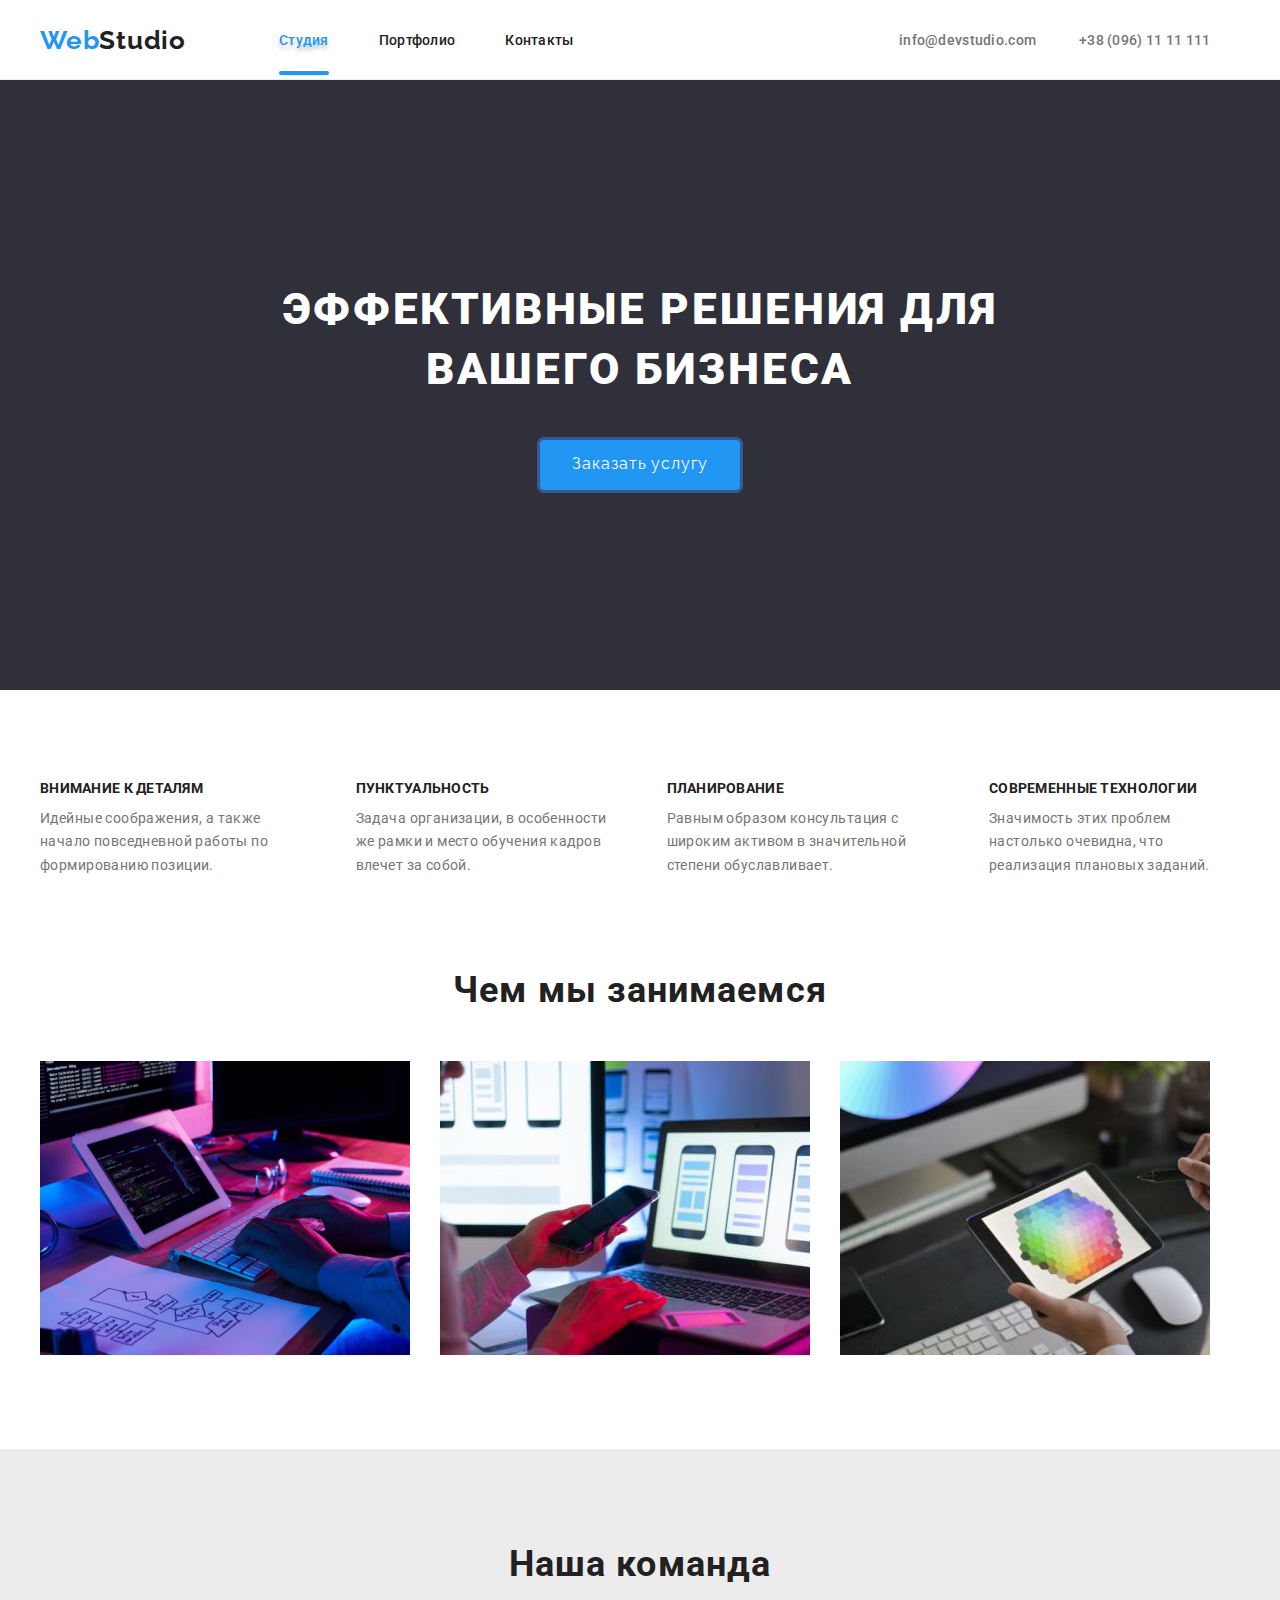
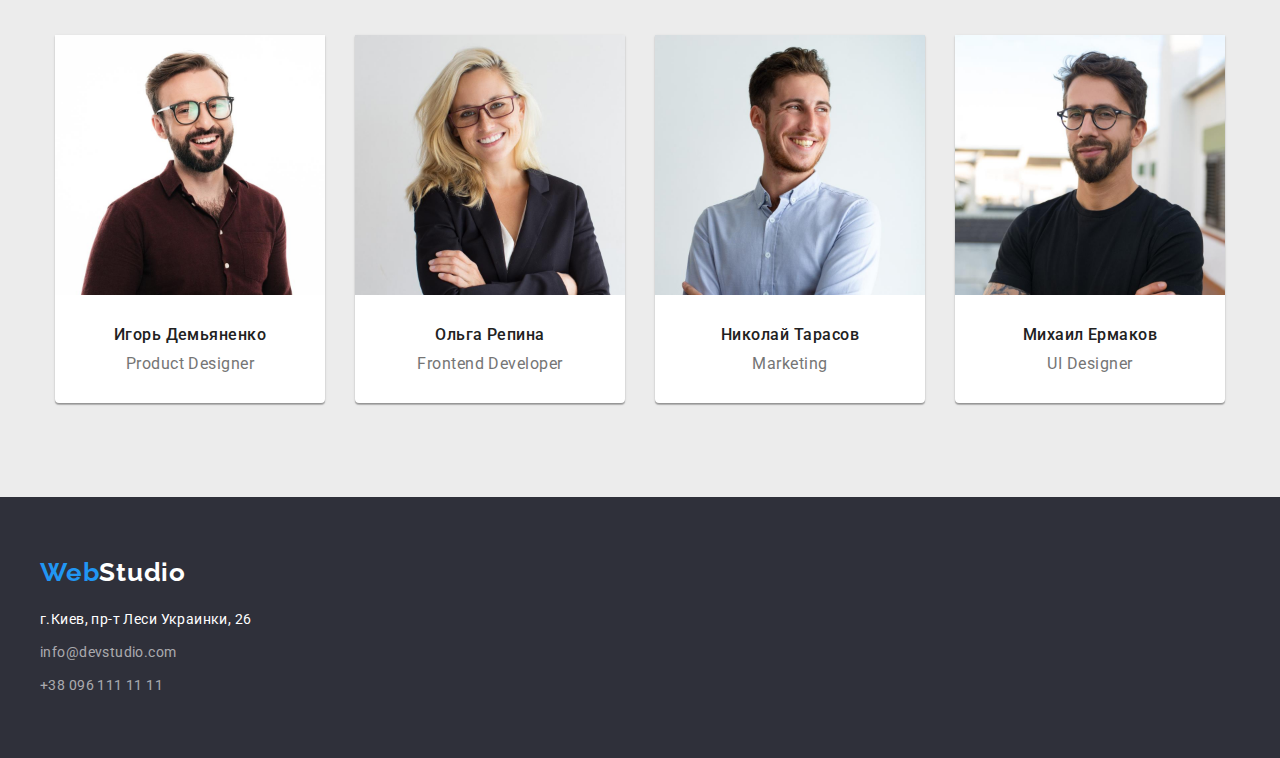
<file: index.html>
<!DOCTYPE html>
<html lang="en">
  <head>
    <meta charset="UTF-8" />
    <meta http-equiv="X-UA-Compatible" content="IE=edge" />
    <meta name="viewport" content="width=device-width, initial-scale=1.0" />
    <link
      rel="stylesheet"
      href="https://cdnjs.cloudflare.com/ajax/libs/modern-normalize/1.0.0/modern-normalize.min.css"
      integrity="sha512-ISS7cAi1PEhQ8jnbJpJZMd29NlhNj4AWYyLOSp2CE/CsHxTCu+r+t0D2yoJudVrd0/8fTVPUVDzY5Tvli75u/g=="
      crossorigin="anonymous"
    />
    <link
      href="https://fonts.googleapis.com/css2?family=Oleo+Script&amp;family=Raleway:ital,wght@0,700;1,400&amp;family=Roboto:ital,wght@0,400;0,500;0,700;0,900;1,400;1,500;1,700;1,900&amp;display=swap"
      rel="stylesheet"
    />
    <title>WebStudio</title>
    <link rel="stylesheet" href="./CSS/styles.css" />
  </head>
  <body>
    <div class="wrapper">
      <!--Шапка сайта-->
      <header class="header-container">
        <div class="header-body container">
          <nav class="navigation">
            <div class="header-logo">
              <a
                lang="en"
                href="#top"
                rel="noopener noreferrer"
                class="logo link"
              >
                <span class="logo-first">Web</span>Studio
              </a>
            </div>
            <div class="navigation-form">
              <ul class="navigation-list list">
                <li class="navigation-item">
                  <a
                    class="navigation-link link current active"
                    href="index.html"
                    >Студия</a
                  >
                </li>
                <li class="navigation-item">
                  <a class="navigation-link link" href="portfolio.html"
                    >Портфолио</a
                  >
                </li>
                <li class="navigation-item">
                  <a class="navigation-link link" href="">Контакты</a>
                </li>
              </ul>
            </div>
          </nav>
          <div class="kontakt-line">
            <a class="link kontakt-link" href="mailto:info@devstudio.com">info@devstudio.com</a>
            <a class="link kontakt-link" href="tel:+380961111111">+38 (096) 11 11 111</a>
          </div>
        </div>
      </header>
      <main>
        <!--Герой-->
        <section class="font-hero-header">
          <div class="hero-container container">
            <h1 class="text-hero-header">Эффективные решения для вашего бизнеса</h1>
            <div class="hero-btn">
              <button class="main-btn" type="button">Заказать услугу</button>
            </div>
          </div>
        </section>

        <!--Основные черты-->
        <section class="features">
          <div class="features-container container">
            <h2 hidden>Основные черты</h2>
            <ul class="features-list list">
              <li class="features-link link">
                <h3 class="features-link-title">Внимание к деталям</h3>
                <p class="features-link-text">
                  Идейные соображения, а также начало повседневной работы по
                  формированию позиции.
                </p>
              </li>
              <li class="features-link link">
                <h3 class="features-link-title">Пунктуальность</h3>
                <p class="features-link-text">
                  Задача организации, в особенности же рамки и место обучения
                  кадров влечет за собой.
                </p>
              </li>
              <li class="features-link link">
                <h3 class="features-link-title">Планирование</h3>
                <p class="features-link-text">
                  Равным образом консультация с широким активом в значительной
                  степени обуславливает.
                </p>
              </li>
              <li class="features-link link">
                <h3 class="features-link-title">Современные технологии</h3>
                <p class="features-link-text">
                  Значимость этих проблем настолько очевидна, что реализация
                  плановых заданий.
                </p>
              </li>
            </ul>
          </div>
        </section>
        <!--Чем мы занимаемся-->
        <section class="doing">
          <div class="doing-container container">
            <h2 class="doing-title">Чем мы занимаемся</h2>
            <ul class="doing-list list">
              <li class="doing-link link">
                <img
                  src="./images/box1.jpg"
                  alt="Человек набирает код"
                  width="370"
                />
              </li>
              <li class="doing-link link">
                <img
                  src="./images/box2.jpg"
                  alt="Дизайнер выбирает макет по для смартфона"
                  width="370"
                />
              </li>
              <li class="doing-link link">
                <img
                  src="./images/box3.jpg"
                  alt="Выбор цвета на планшете"
                  width="370"
                />
              </li>
            </ul>
          </div>
        </section>
        <!--Наша команда-->
        <section class="team">
          <div class="team-container container">
            <h2 class="team-title">Наша команда</h2>
            <ul class="team-list list">
              <li class="team-link link">
                <img class="team-card-foto" src="./images/photo1.jpg" alt="Игорь Демьяненко" width="270"/>
                <h3 class="team-card-name">Игорь Демьяненко</h3>
                <p class="team-card-pro">Product Designer</p>
              </li>
              <li class="team-link link">
                <img class="team-card-foto" src="./images/photo2.jpg" alt="Ольга Репина" width="270" />
                <h3 class="team-card-name">Ольга Репина</h3>
                <p class="team-card-pro">Frontend Developer</p>
              </li>
              <li class="team-link link">
                <img class="team-card-foto" src="./images/photo3.jpg" alt="Николай Тарасов" width="270"/>
                <h3 class="team-card-name">Николай Тарасов</h3>
                <p class="team-card-pro">Marketing</p>
              </li>
              <li class="team-link link">
                <img class="team-card-foto" src="./images/photo4.jpg" alt="Михаил Ермаков" width="270" />
                <h3 class="team-card-name">Михаил Ермаков</h3>
                <p class="team-card-pro">UI Designer</p>
              </li>
            </ul>
          </div>
        </section>
      </main>
      <footer class="footer">
        <div class="footer-container container">
          <div class="footer-contact-body">
            <a lang="en" href="#top" rel="noopener noreferrer" class="logo logo-footer link">
							<span class="logo-first">Web</span>Studio 
            </a>
            <div class="address-list-body">
            <address>
              <ul class="footer-address-list list">
                <li class="footer-address-item">
                 <a 
                      class="footer-address-link map-address link"
                      href="https://goo.gl/maps/Bj5NZJTDuqSYe3zM9"
                      target="_blank"
                      rel="noopener noreferrer"
                      >г.Киев, пр-т Леси Украинки, 26
                  </a>
                </li>
                <li class="footer-address-item"><a class="footer-address-link link" href="e-mail:info@devstudio.com">info@devstudio.com</a></li>
                <li class="footer-address-item"><a class="footer-address-link link" href="tel:+38-096-111-11-11">+38 096 111 11 11</a></li>
              </ul>
            </address>
          </div>
        </div>
      </footer>
    </div>
  </body>
</html>
</file>
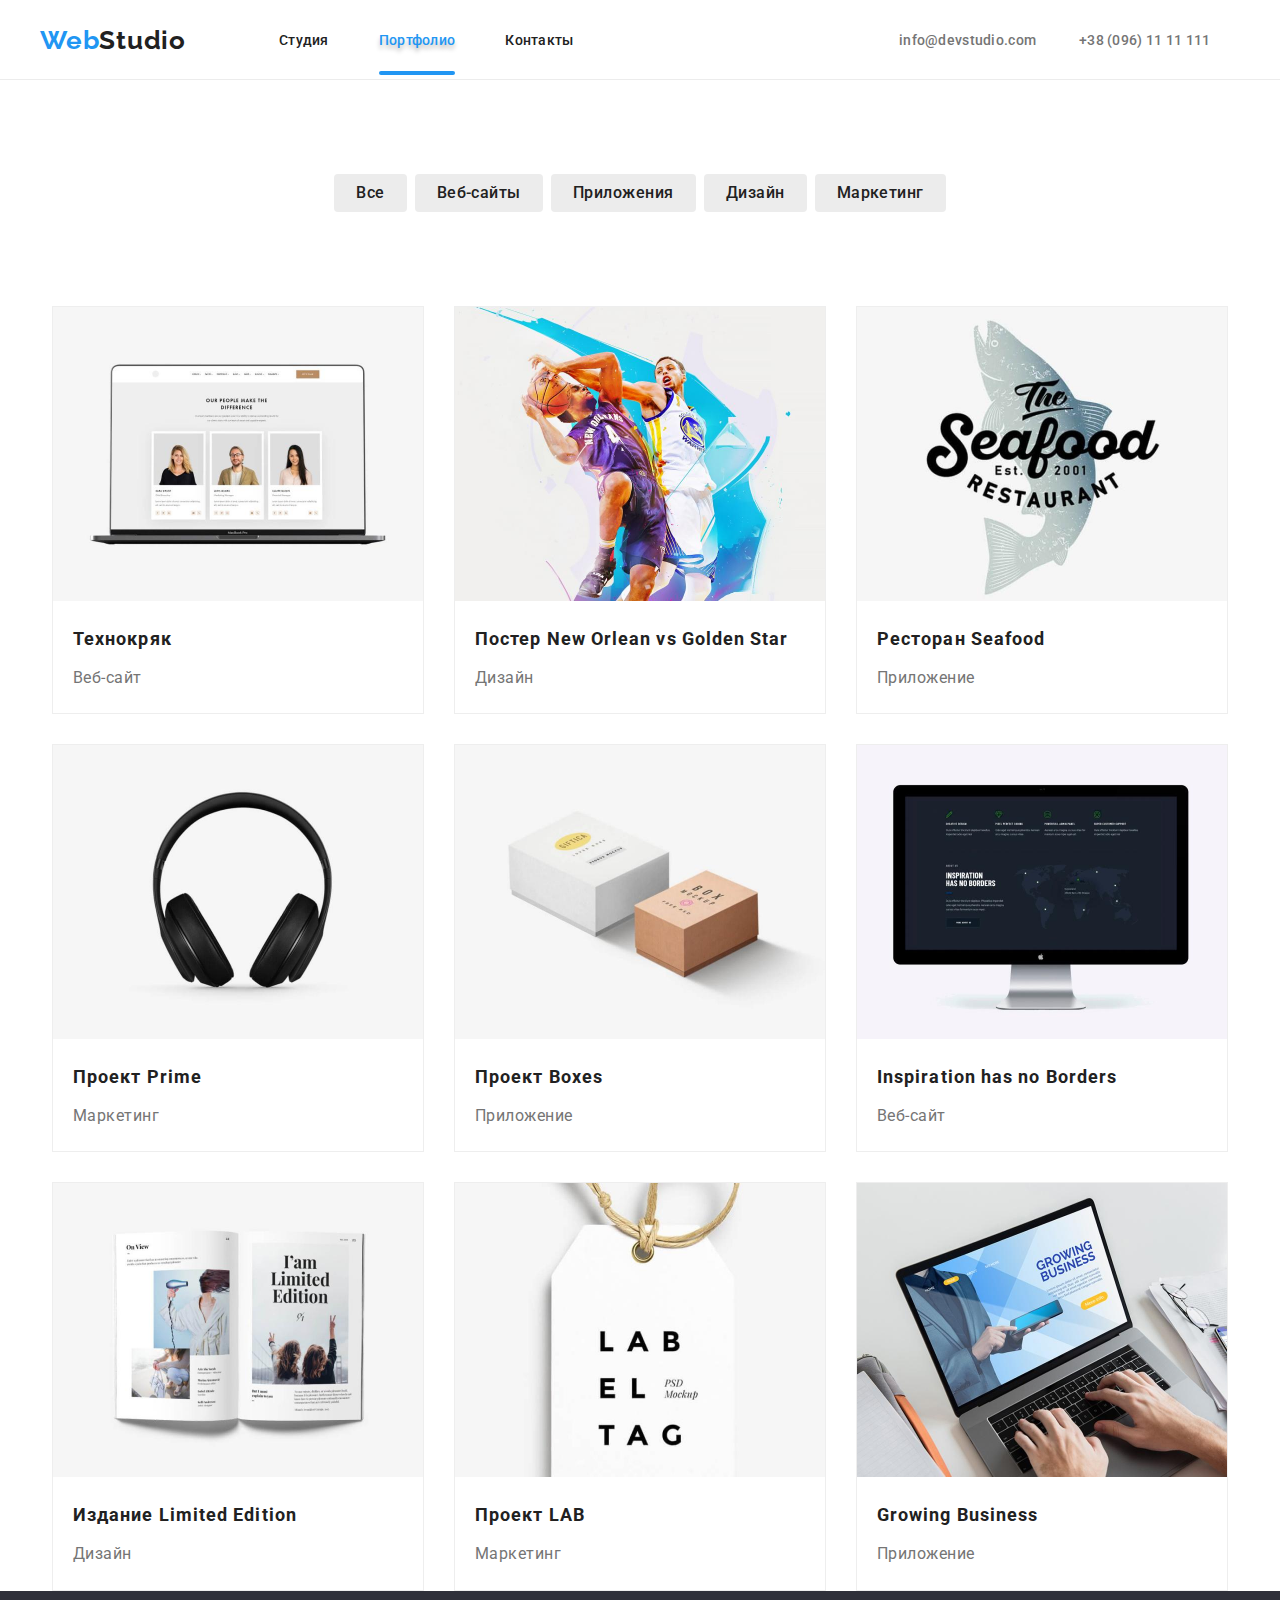
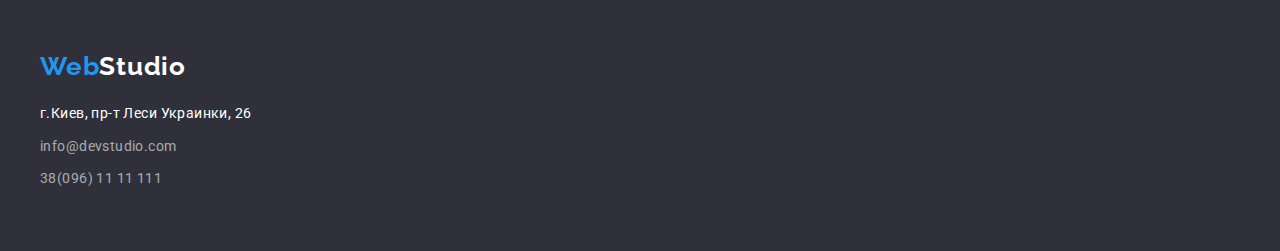
<file: portfolio.html>
<!DOCTYPE html>
<html lang="en">
	<head>
		<meta charset="UTF-8" />
		<meta http-equiv="X-UA-Compatible" content="IE=edge" />
		<meta name="viewport" content="width=device-width, initial-scale=1.0" />
		<link
			rel="stylesheet"
			href="https://cdnjs.cloudflare.com/ajax/libs/modern-normalize/1.0.0/modern-normalize.min.css"
			integrity="sha512-ISS7cAi1PEhQ8jnbJpJZMd29NlhNj4AWYyLOSp2CE/CsHxTCu+r+t0D2yoJudVrd0/8fTVPUVDzY5Tvli75u/g=="
			crossorigin="anonymous"
		/>
		<link
			href="https://fonts.googleapis.com/css2?family=Oleo+Script&family=Raleway:ital,wght@0,700;1,400&family=Roboto:ital,wght@0,400;0,500;0,700;0,900;1,400;1,500;1,700;1,900&display=swap"
			rel="stylesheet"
		/>
		<link rel="stylesheet" href="./CSS/styles.css">
		<title>Portfolio</title>
  </head>
  <body>
    <div class="wrapper"></div>
    <!--Шапка сайта-->
    <header  class="header-container">
        <div class="header-body container">
            <nav class="navigation">
                <div class="header-logo">
                    <a lang="en" href="./index.html" rel="noopener noreferrer" class="logo link">
                        <span class="logo-first">Web</span>Studio
                    </a>
                </div>
                <div class="navigation-form">
                    <ul class="navigation-list list">
                        <li class="navigation-item"><a class="navigation-link link" href="./index.html">Студия</a></li>
                        <li class="navigation-item"><a class="navigation-link link current active" href="./portfolio.html">Портфолио</a></li>
                        <li class="navigation-item"><a class="navigation-link link" href="">Контакты</a></li>
                    </ul>
                </div>
                
            </nav>
            <div class="kontakt-line">
                <a class="link kontakt-link" href="mailto:info@devstudio.com">info@devstudio.com</a>
                <a class="link kontakt-link" href="tel:+380961111111">+38 (096) 11 11 111</a>
            </div>
        </div>
    </header>
    <main class="main-portfolio">
      <!--Фильтр-->
      <section class="portfolio-work-gallary">
        <h1 hidden class="portfolio-hidden">Фильтры поиска</h1>
        <div class="portfolio-container container">
            
                <ul class="portfolio-btn-list list">
                    <li class="portfolio-btn-item"><a href="#" class="portfolio-btn-link link">Все</a></li>
                    <li class="portfolio-btn-item"><a href="#" class="portfolio-btn-link link">Веб-сайты</a></li>
                    <li class="portfolio-btn-item"><a href="#" class="portfolio-btn-link link">Приложения</a></li>
                    <li class="portfolio-btn-item"><a href="#" class="portfolio-btn-link link">Дизайн</a></li>
                    <li class="portfolio-btn-item"><a href="#" class="portfolio-btn-link link">Маркетинг</a></li>
                </ul>
            
        </div>
        
            <ul class="portfolio-cards-list list">
                <li class="portfolio-cards-item body-card-item">
                    <a href="" class="card-link link">
                        <img src="./images/project1.jpg" alt="фото галереи работ" class="card-img" />
                        <div class="body-card-text-box">
                            <h2 class="card-title">Технокряк</h2>
                            <p class="card-subtitle">Веб-сайт</p>
                        </div>
                    </a>
                </li>
                <li class="portfolio-cards-item body-card-item">
                    <a href="" class="card-link link">
                        <img src="./images/project2.jpg" alt="фото галереи работ" class="card-img" />
                        <div class="body-card-text-box">
                            <h2 class="card-title">Постер New Orlean vs Golden Star</h2>
                            <p class="card-subtitle">Дизайн</p>
                        </div>
                    </a>
                </li>
                <li class="portfolio-cards-item body-card-item">
                    <a href="" class="card-link link">
                        <img src="./images/project3.jpg" alt="фото галереи работ" class="card-img" />
                        <div class="body-card-text-box">
                            <h2 class="card-title">Ресторан Seafood</h2>
                            <p class="card-subtitle">Приложение</p>
                        </div>
                    </a>
                </li>
                <li class="portfolio-cards-item body-card-item">
                    <a href="" class="card-link link">
                        <img src="./images/project4.jpg" alt="фото галереи работ" class="card-img" />
                        <div class="body-card-text-box">
                            <h2 class="card-title">Проект Prime</h2>
                            <p class="card-subtitle">Маркетинг</p>
                        </div>
                    </a>
                </li>
                <li class="portfolio-cards-item body-card-item">
                    <a href="" class="card-link link">
                        <img src="./images/project5.jpg" alt="фото галереи работ" class="card-img" />
                        <div class="body-card-text-box">
                            <h2 class="card-title">Проект Boxes</h2>
                            <p class="card-subtitle">Приложение</p>
                        </div>
                    </a>
                </li>
                <li class="portfolio-cards-item body-card-item">
                    <a href="" class="card-link link">
                        <img src="./images/project6.jpg" alt="фото галереи работ" class="card-img" />
                        <div class="body-card-text-box">
                            <h2 class="card-title">Inspiration has no Borders</h2>
                            <p class="card-subtitle">Веб-сайт</p>
                        </div>
                    </a>
                </li>
                <li class="portfolio-cards-item body-card-item">
                    <a href="" class="card-link link">
                        <img src="./images/project7.jpg" alt="фото галереи работ" class="card-img" />
                        <div class="body-card-text-box">
                            <h2 class="card-title">Издание Limited Edition</h2>
                            <p class="card-subtitle">Дизайн</p>
                        </div>
                    </a>
                </li>
                <li class="portfolio-cards-item body-card-item">
                    <a href="" class="card-link link">
                        <img src="./images/project8.jpg" alt="фото галереи работ" class="card-img" />
                        <div class="body-card-text-box">
                            <h2 class="card-title">Проект LAB</h2>
                            <p class="card-subtitle">Маркетинг</p>
                        </div>
                    </a>
                </li>
                <li class="portfolio-cards-item body-card-item">
                    <a href="" class="card-link link">
                        <img src="./images/project9.jpg" alt="фото галереи работ" class="card-img" />
                        <div class="body-card-text-box">
                            <h2 class="card-title">Growing Business</h2>
                            <p class="card-subtitle">Приложение</p>
                        </div>
                    </a>
                </li>
            </ul>
        
    </div>
</section>
    </main>
    <footer class="footer">
        <div class="footer-container container">
            
            <div class="footer-contact-body">
                <a lang="en" href="#top" rel="noopener noreferrer" class="logo logo-footer link">
                    <span class="logo-first">Web</span>Studio
                </a>
                <div class="address-list-body">
                    <address>
                        <ul class="footer-address-list list">
                            <li class="footer-address-item">
                                <a
                                    class="footer-address-link map-address link"
                                    href="https://goo.gl/maps/Bj5NZJTDuqSYe3zM9"
                                    target="_blank"
                                    rel="noopener noreferrer"
                                    >г.Киев, пр-т Леси Украинки, 26
                                </a>
                            </li>
                            <li class="footer-address-item">
                                <a class="footer-address-link link" href="mailtoinfo@devstudio.com">info@devstudio.com</a>
                            </li>
                            <li class="footer-address-item">
                                <a class="footer-address-link link" href="tel:+380961111111">38(096) 11 11 111</a>
                            </li>
                        </ul>
                    </address>
                </div>
            </div>
        </div>
    </footer>
  </body>
</html>
</file>
<file: CSS/styles.css>
* {
  margin: 0;
  padding: 0;
}
:root {
  --main-font: "Roboto";
  --second-font: "Raleway";
  --font-w: 400;
  --black-color: #000000;
  --second-black: #212121;
  --white-color: #ffffff;
  --blue-color: rgb(33, 150, 243);
  --grey-color: rgba(236, 236, 236, 1);
  --text-style: normal;
}
body {
  font-weight: 700;
  font-family: var(--main-font);
  font-size: 14px;
  color: var(--black-color);
  background-color: var(--white-color);
}

.link {
  text-decoration: none;
}

.list {
  list-style: none;
}

/* cursor: pointer; */
h1,
h2,
h3,
h4,
h5,
h6,
p {
  margin: 0;
}

ul,
ol {
  margin: 0;
}

img {
  display: block;
}

.address {
  font-style: normal;
}

.wrpper {
  max-width: 1600px;
  overflow: hidden;
}

.container {
  max-width: 1200px;
  margin: 0 auto;
  padding: 0px 15px 0px 15px;
}

.logo {
  font-family: var(--second-font);
  font-size: 26px;
  line-height: 1.19;
  letter-spacing: 0.03em;
  color: var(--second-black);
}
.logo-first {
  color: var(--blue-color);
}

.logo-footer {
  display: block;
  color: var(--white-color);
  margin: 0px 0px 20px 0px;
}

.header-container {
  position: relative;
}

.header-body {
  display: flex;
  align-items: center;
  min-height: 80px;
}

.header-container::after {
  display: block;
  content: "";
  position: absolute;
  width: 100%;
  height: 1px;
  background-color: var(--grey-color);
  bottom: 0;
  left: 0;
  z-index: 5;
}

.navigation {
  display: flex;
  align-items: center;
}

.navigation-form {
  min-width: 620px;
  margin: 0px 0px 0px 93px;
}

.navigation-list {
  display: flex;
  justify-content: start;
}

.navigation-item {
  margin: 0px 50px 0px 0px;
}

.navigation-item:last-child {
  margin-right: 0px;
}

.navigation-link {
  position: relative;
  font-weight: 500;
  line-height: 1.14;
  letter-spacing: 0.02em;
  color: var(--second-black);
}

.navigation-link:hover,
.navigation-link:focus {
  color: var(--blue-color);
  text-shadow: 0px 4px 4px rgba(0, 0, 0, 0.25);
}

.navigation-link::after {
  display: block;
  content: "";
  position: absolute;
  left: 0;
  top: 245%;
  opacity: 0;
  height: 4px;
  width: 100%;
  background: var(--blue-color);
  border-radius: 2px;
}

.navigation-link.current::after {
  opacity: 1;
}

.active {
  color: var(--blue-color);
  text-shadow: 0px 4px 4px rgba(0, 0, 0, 0.25);
}

.kontakt-line {
  justify-content: end;
}

.kontakt-link {
  font-weight: 500;
  line-height: 1.14;
  letter-spacing: 0.02em;
  margin: 0px 40px 0px 0px;

  color: #757575;
}

.kontakt-link:last-child {
  margin-right: 0px;
}

.kontakt-link:hover,
.kontakt-link:focus {
  text-shadow: 0px 1px 1px rgba(0, 0, 0, 0.25);
  color: var(--blue-color);
}


.hero-container {
  padding: 200px 250px;
}

.font-hero-header {
  background-color: #2f303a;
  /* position: absolute; */
}

.text-hero-header {
  font-weight: 900;
  font-size: 44px;
  line-height: 1.36;
  text-align: center;
  letter-spacing: 0.06em;
  color: var(--white-color);
  text-transform: uppercase;
}
.hero-btn {
  display: flex;
  justify-content: center;
  margin: 40px 0px 0px 0px;
}
.main-btn {
  width: 200px;
  height: 50px;
  cursor: pointer;
  outline: 3px solid;
  border: none;
  border-radius: 4px;
  font-family: var(--second-font);
  font-size: 16px;
  line-height: 1.8;
  letter-spacing: 0.06em;

  background: var(--blue-color);
  color: var(--white-color);

  outline-color: rgba(71, 126, 232, 0.5);
  transition: all 600ms cubic-bezier(0.2, 0, 0, 0.8);
}
.main-btn:hover,
.main-btn:focus {
  border: none;
  transition: all 500ms ease;
  color: #2f303a;
  outline-color: rgba(71, 126, 232, 0);
  outline-offset: 50px;
}


.features {
  padding: 91px 0px;
}
.features-list {
  display: flex;
  justify-content: center;
}
.features-link {
  margin: 0px 45px 0px 0px;
}
.features-link:last-child {
  margin-right: 0px;
}
.features-link-title {
  font-weight: 700;
  line-height: 1.14;
  letter-spacing: 0.02em;
  text-transform: uppercase;
  margin: 0px 0px 10px 0px;
  font-size: var(--font-w);
  color: var(--second-black);
}
.features-link-text {
  font-weight: var(--font-w);
  line-height: 1.7;
  letter-spacing: 0.03em;

  color: #757575;
}

.doing {
  padding: 0px 0px 94px 0px;
}
.doing-container {
  text-align: center;
}
.doing-title {
  font-size: 36px;
  line-height: 42px;
  text-align: center;
  letter-spacing: 0.03em;
  margin: 0px 0px 50px 0px;

  color: var(--second-black);
}
.doing-list {
  display: flex;
}
.doing-link {
  margin: 0px 30px 0px 0px;
}
.doing-link:last-child {
  margin-right: 0px;
}

.team {
  background-color: var(--grey-color);
}
.team-container {
  padding: 94px 0px;
}
.team-title {
  text-align: center;
  font-size: 36px;
  line-height: 1.17;
  letter-spacing: 0.03em;

  color: var(--second-black);

  margin: 0px 0px 50px 0px;
}
.team-list {
  display: flex;
  justify-content: center;
}
.list {
}
.team-link {
  margin: 0px 30px 0px 0px;
  padding: 0px 0px 30px 0px;
  text-align: center;
  box-shadow: 0px 1px 3px rgba(0, 0, 0, 0.12), 0px 1px 1px rgba(0, 0, 0, 0.14),
    0px 2px 1px rgba(0, 0, 0, 0.2);
  border-radius: 0px 0px 4px 4px;
  background-color: var(--white-color);
  outline-color: none;
}
.team-link:last-child {
  margin-right: 0;
}
.team-card-foto {
  transition: all 1000ms ease;
}
.team-card-foto:hover {
  transform: scale(0.9);
  transition: all 750ms ease;
}
.team-card-name {
  font-weight: 500;
  font-size: 16px;
  line-height: 1.19;
  letter-spacing: 0.03em;
  margin: 30px 0px 10px 0px;

  color: var(--second-black);
}
.team-card-pro {
  font-weight: var(--font-w);
  font-size: 16px;
  line-height: 1.19;
  letter-spacing: 0.03em;

  color: #757575;
}


.footer {
  background-color: rgba(47, 48, 58, 1);
}
.footer-container {
  padding: 60px 0px 60px 0px;
}
.footer-contact-body {
}
.footer-logo-body {
  margin: 0px 0px 20px 0px;
}
address-list-body {
}
.footer-address-list {
}
// .footer-address-list a:hover,
// .footer-address-list a:focus {
//   color: var(--blue-color);
//   text-shadow: 0px 4px 4px rgba(0, 0, 0, 0.25);
// }
.footer-address-item {
  margin: 0px 0px 9px 0px;
}
.footer-address-item:last-child {
  margin-bottom: 0;
}
.footer-address-link {
  font-weight: var(--font-w);
  font-style: var(--text-style);
  line-height: 1.7;
  letter-spacing: 0.03em;
  color: rgba(255, 255, 255, 0.6);
}
.footer-address-link:hover,
.footer-address-link:focus {
  color: rgba(33, 150, 243, 0.7);
  text-shadow: 0px 4px 4px rgba(0, 0, 0, 0.25);
}
.map-address {
  color: var(--white-color);
}


.portfolio-work-gallary {
}
.portfolio-container {
  padding: 94px 0px 94px 0px;
}

.portfolio-btn-list {
  display: flex;
  justify-content: center;
}
.portfolio-btn-item {
  margin: 0px 8px 0px 0px;
}
.portfolio-btn-item:last-child {
  margin-right: 0;
}
.portfolio-btn-link {
  display: block;
  // width: 145px;
  border-radius: 4px;
  padding: 6px 22px;
  text-align: center;
  font-weight: 500;
  font-size: 16px;
  line-height: 1.6;
  text-align: center;
  letter-spacing: 0.03em;
  color: var(--second-black);
  background-color: var(--grey-color);
}
.portfolio-btn-link:hover,
.portfolio-btn-link:focus {
  box-shadow: 0px 3px 1px rgba(0, 0, 0, 0.1), 0px 1px 2px rgba(0, 0, 0, 0.08),
    0px 2px 2px rgba(0, 0, 0, 0.12);
  color: var(--white-color);
  background: var(--blue-color);
}

.portfolio-cards-list {
  display: flex;
  justify-content: center;
  flex-wrap: wrap;
}
.portfolio-cards-item {
  margin: 0px 30px 30px 0px;
  border: 1px solid rgba(238, 238, 238, 1);
}
.portfolio-cards-item:nth-child(3n) {
  margin-right: 0px;
}
.portfolio-cards-item:nth-last-child(-n + 3) {
  margin-bottom: 0px;
}
.body-card-item {
}
.card-link {
}
.card-img {
  max-width: 370px;
  // border: 1px solid rgba(238, 238, 238, 1);
}
.body-card-text-box {
  padding: 20px 20px;
  line-height: 2;
  border: 0px solid rgba(238, 238, 238, 1);
  // letter-spacing: 0.06em;

  color: var(--second-black);
}
.card-title {
  font-family: var(--main-font);
  font-weight: 700;
  font-size: 18px;
  line-height: 2;
  letter-spacing: 0.06em;

  color: #212121;
}
.card-subtitle {
  font-weight: var(--font-w);
  margin: 6px 0px 0px 0px;
  font-size: 16px;
  line-height: 1.9;
  letter-spacing: 0.03em;

  color: #757575;
}
</file>
